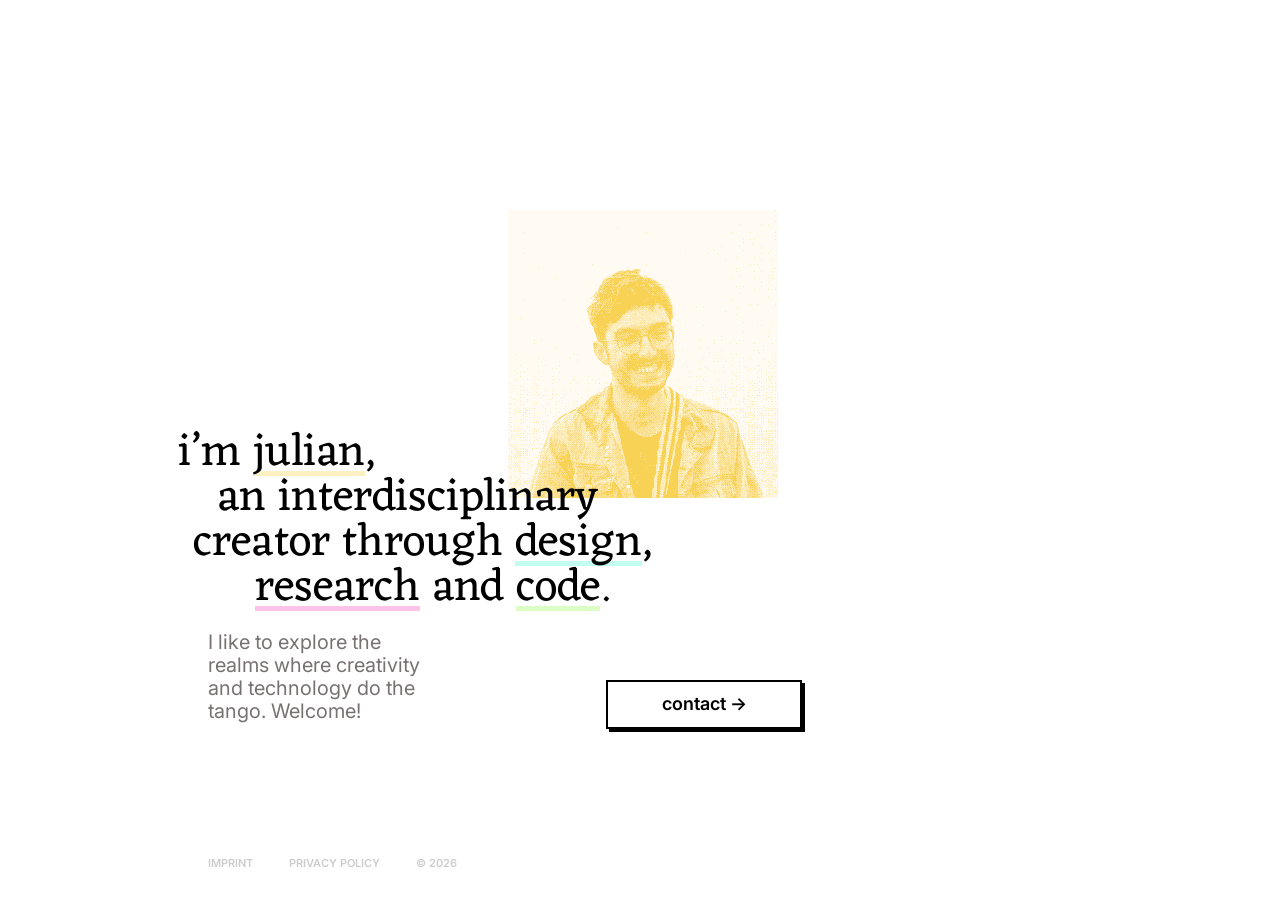
<file: index.html>
<!DOCTYPE html>
<html lang="en">
  <head>
    <meta charset="UTF-8">
    <meta name="viewport" content="width=device-width, initial-scale=1.0">
    <meta http-equiv="X-UA-Compatible" content="ie=edge">
    <title>Julian Ehrenstrasser &#xB7; &#x1F3A8;&#x1F52C;&#x1F4BB;</title>
    <link rel="shortcut icon" href="assets/favicon.ico">
    <link rel="stylesheet" href="style.css">
    <link rel="preconnect" href="https://fonts.googleapis.com"> 
    <link rel="preconnect" href="https://fonts.gstatic.com" crossorigin> 
    <link href="https://fonts.googleapis.com/css2?family=Eczar&family=Inter:wght@300;600&display=swap" rel="stylesheet">
    <link href="https://fonts.googleapis.com/css2?family=Inter:wght@300;600&display=swap&text=%E2%86%92%7C%E2%86%90" rel="stylesheet">
  </head>
  <body>
    <div class="whitespace"></div>
    <main class="container">
        <img id="titleImage" src="IMG_0072_bearb.png" alt="Portrait of Julian">
        <h1 id="intro-first">
            <span>I’m <span class="underline yellow">Julian</span>,<br></span>
            <span>an interdisciplinary<br></span>
            <span>creator through <span class="underline blue">design</span>,<br> </span>
            <span><span class="underline red">research</span> and <span class="underline green">code</span>.</span>
            <!--<img src = "introTextC.svg" alt="I’m Julian, an interdisciplinary creator through design, research and code."/>-->
        </h1>
        <p id="intro-second">
        I like to explore the realms where creativity and technology do the <span class="tangoCursor">tango</span>. Welcome!</p>
        
        <div class="mainContact">
        <a class="button" href="mailto:hello@julian.media">contact &#x2192;</a></div>
    </main>
    <footer class="container homepage">
        <div class="footer">
            <span class="footer-element"><a class="hiddenLink" href="/imprint.html">Imprint</a></span>
            <span class="footer-element"><a class="hiddenLink" href="/privacy.html">Privacy Policy</a></span>
            <span class="footer-element">&#xA9; 2026</span>
        </div>
    </footer>
  </body>
</html>
</file>
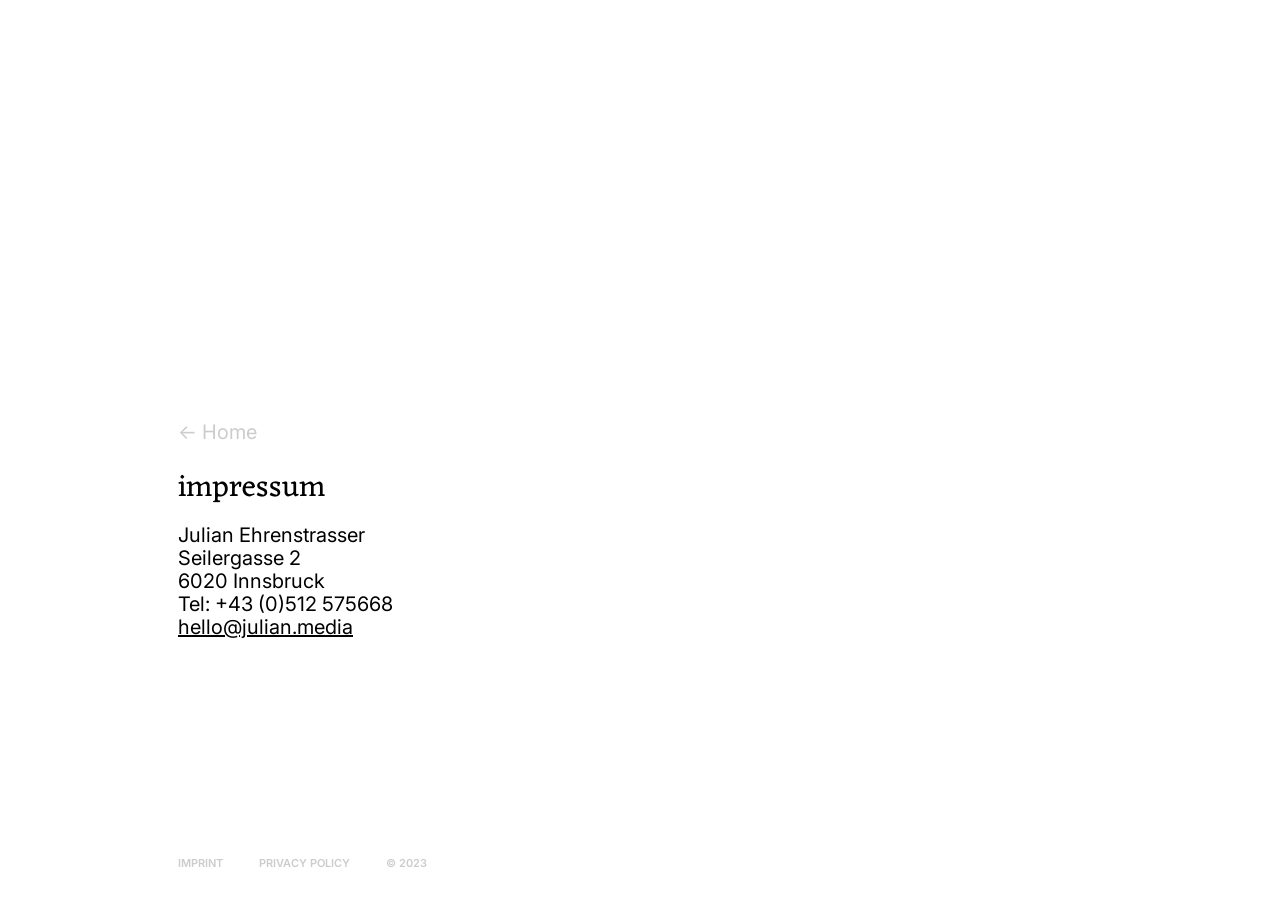
<file: imprint.html>
<!DOCTYPE html>
<html lang="en">
  <head>
    <meta charset="UTF-8">
    <meta name="viewport" content="width=device-width, initial-scale=1.0">
    <meta http-equiv="X-UA-Compatible" content="ie=edge">
    <title>Julian Ehrenstrasser &#xB7; &#x1F3A8;&#x1F52C;&#x1F4BB;</title>
    <link rel="stylesheet" href="style.css">
    <link rel="preconnect" href="https://fonts.googleapis.com"> 
    <link rel="preconnect" href="https://fonts.gstatic.com" crossorigin> 
    <link href="https://fonts.googleapis.com/css2?family=Eczar&family=Inter:wght@300;600&display=swap" rel="stylesheet">
    <link href="https://fonts.googleapis.com/css2?family=Inter:wght@300;600&display=swap&text=%E2%86%92%7C%E2%86%90" rel="stylesheet">
  </head>
  <body>
    <div class="whitespace"></div>
    <main class="container">
        <a href="/" class="hiddenLink secondary">&#x2190; Home</a>
        <h1>Impressum</h1>
        <p>Julian Ehrenstrasser<br/>
        Seilergasse 2<br/>
        6020 Innsbruck<br/>
        Tel: +43 (0)512 575668<br/>
        <a href="mailto:hello@julian.media">hello@julian.media</a>
    </main>
    <footer class="container">
        <div class="footer">
            <span class="footer-element"><a class="hiddenLink" href="/imprint.html">Imprint</a></span>
            <span class="footer-element"><a class="hiddenLink" href="/privacy.html">Privacy Policy</a></span>
            <span class="footer-element">&#xA9; 2023</span>
        </div>
        </footer>
  </body>
</html>
</file>
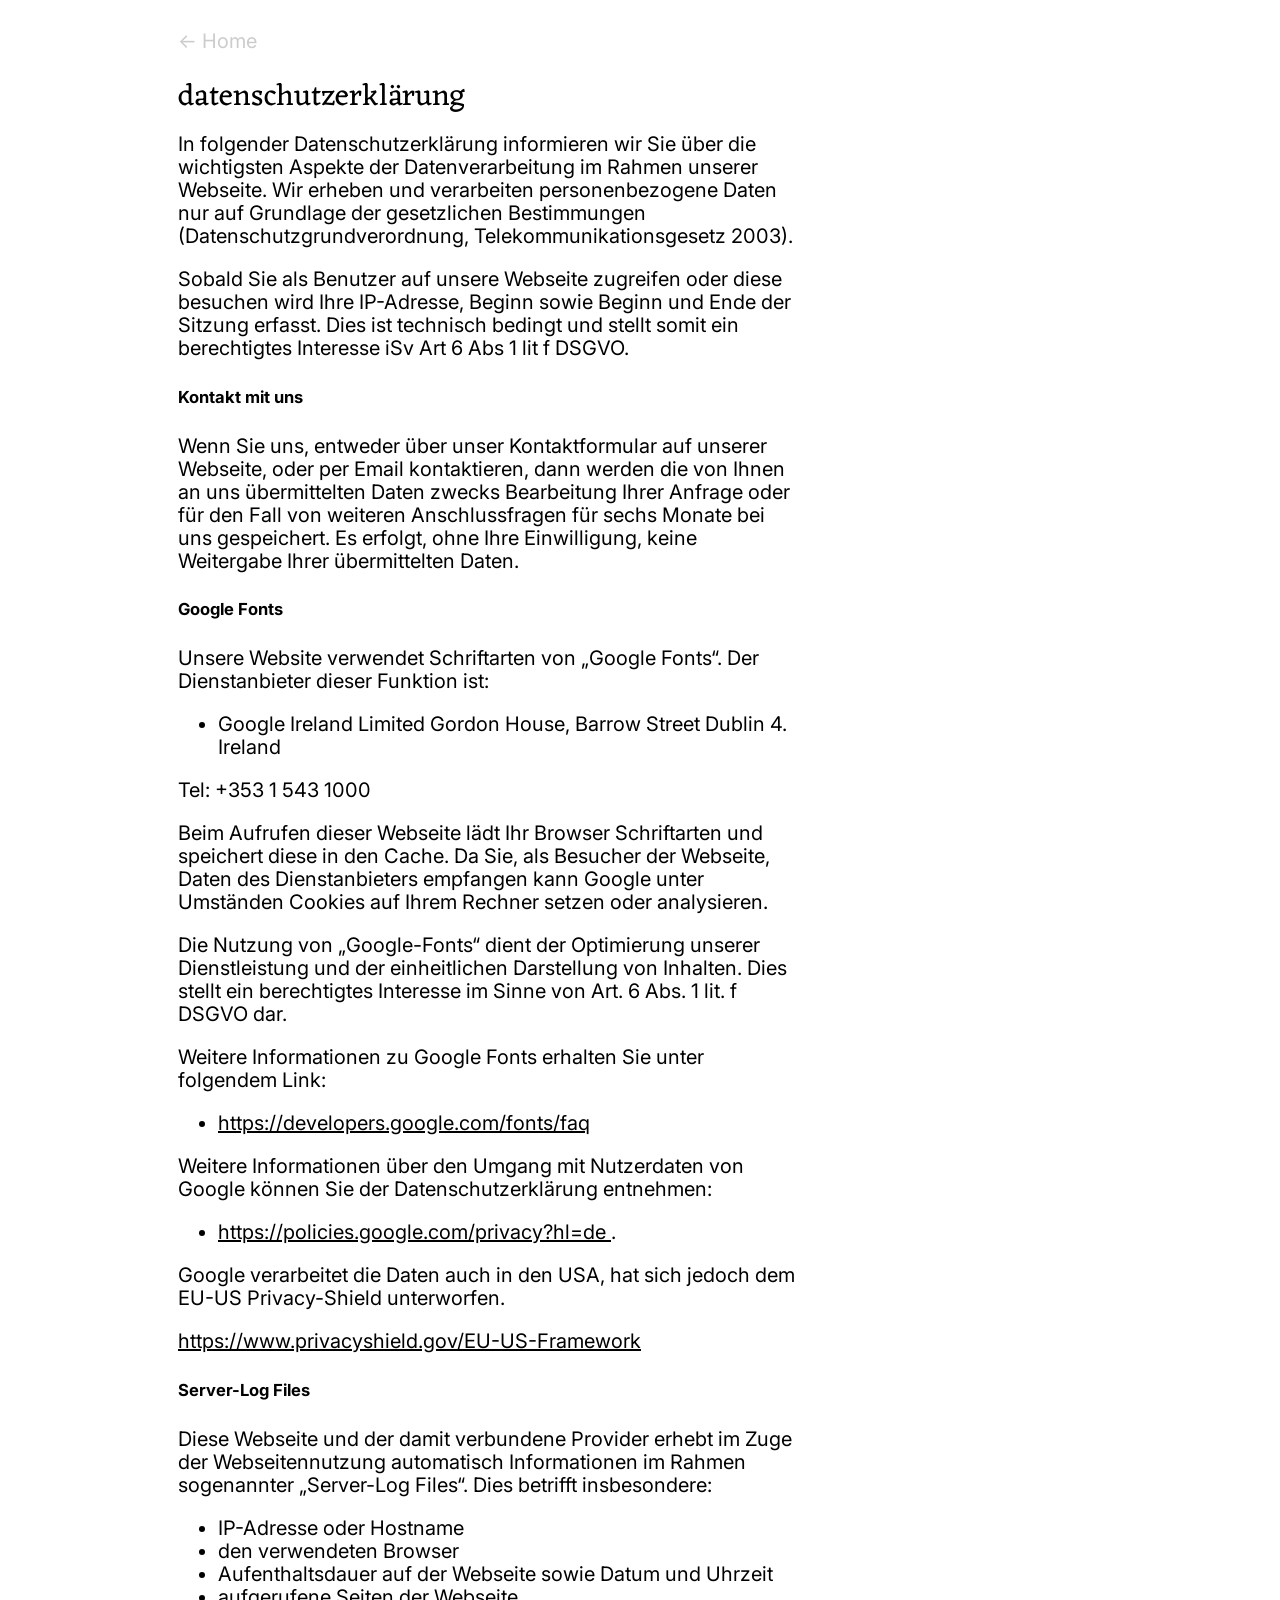
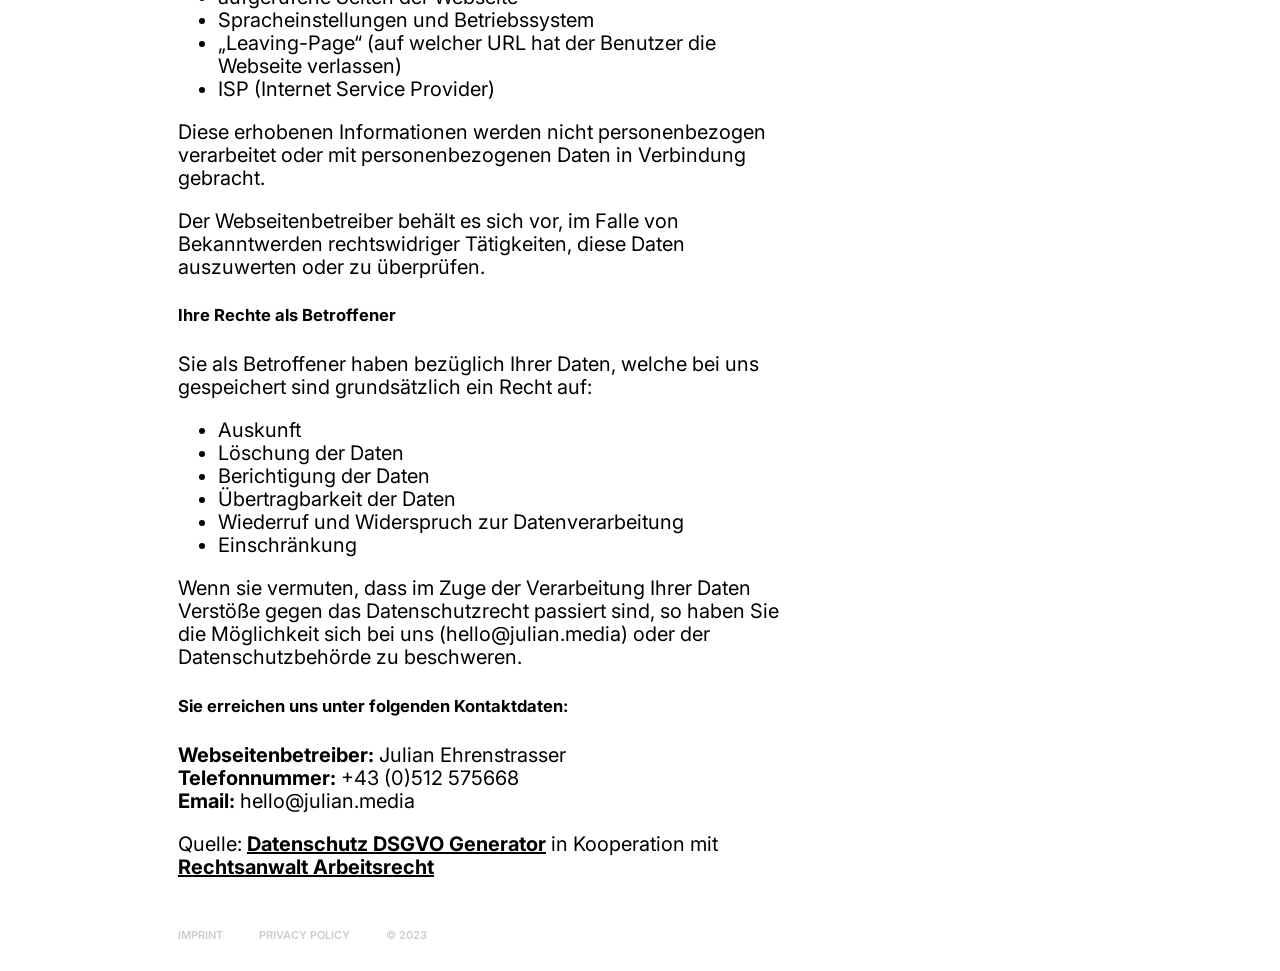
<file: privacy.html>
<!DOCTYPE html>
<html lang="en">
  <head>
    <meta charset="UTF-8">
    <meta name="viewport" content="width=device-width, initial-scale=1.0">
    <meta http-equiv="X-UA-Compatible" content="ie=edge">
    <title>Julian Ehrenstrasser &#xB7; &#x1F3A8;&#x1F52C;&#x1F4BB;</title>
    <link rel="stylesheet" href="style.css">
    <link rel="preconnect" href="https://fonts.googleapis.com"> 
    <link rel="preconnect" href="https://fonts.gstatic.com" crossorigin> 
    <link href="https://fonts.googleapis.com/css2?family=Eczar&family=Inter:wght@300;600&display=swap" rel="stylesheet">
    <link href="https://fonts.googleapis.com/css2?family=Inter:wght@300;600&display=swap&text=%E2%86%92%7C%E2%86%90" rel="stylesheet">
  </head>
  <body>
    <div class="whitespace"></div>
    <main class="container">
        <a href="/" class="hiddenLink secondary">&#x2190; Home</a>
        <h1>Datenschutzerklärung</h1>    
<!--        <p align="center"><strong>Datenschutzerklärung</strong></p>-->
        <p>In folgender Datenschutzerklärung informieren wir Sie über die wichtigsten Aspekte der Datenverarbeitung im Rahmen unserer Webseite. Wir erheben und verarbeiten personenbezogene Daten nur auf Grundlage der gesetzlichen      Bestimmungen (Datenschutzgrundverordnung, Telekommunikationsgesetz 2003).</p>
        <p>Sobald Sie als Benutzer auf unsere Webseite zugreifen oder diese besuchen wird Ihre IP-Adresse, Beginn sowie Beginn und Ende der Sitzung erfasst. Dies ist      technisch bedingt und stellt somit ein berechtigtes Interesse iSv Art 6 Abs 1 lit f DSGVO.</p>
        
        <h5>Kontakt mit uns</h5>
        <p>Wenn Sie uns, entweder über unser Kontaktformular auf unserer Webseite, oder per Email kontaktieren,      dann werden die von Ihnen an uns übermittelten Daten zwecks Bearbeitung Ihrer Anfrage oder für den Fall von weiteren      Anschlussfragen für sechs Monate bei uns gespeichert. Es erfolgt, ohne Ihre Einwilligung, keine Weitergabe Ihrer übermittelten Daten.</p>
        
        <h5>Google Fonts</h5>
        <p>Unsere Website verwendet Schriftarten von „Google Fonts“. Der Dienstanbieter dieser Funktion ist:</p>      
        <ul>
            <li>Google Ireland Limited Gordon House, Barrow Street Dublin 4. Ireland</li>
        </ul>
        <p>Tel: +353 1 543 1000</p>
        <p>Beim Aufrufen dieser Webseite lädt Ihr Browser Schriftarten und speichert diese in den Cache. Da Sie, als Besucher der Webseite, Daten des Dienstanbieters empfangen kann Google unter Umständen Cookies auf Ihrem      Rechner setzen oder analysieren.</p>
        <p>Die Nutzung von „Google-Fonts“ dient der Optimierung unserer Dienstleistung und der einheitlichen Darstellung von Inhalten. Dies stellt ein berechtigtes Interesse im Sinne von Art. 6 Abs. 1 lit. f DSGVO dar.</p>
        <p>Weitere Informationen zu Google Fonts erhalten Sie unter folgendem Link:</p>
        <ul>
            <li><a href="https://developers.google.com/fonts/faq">https://developers.google.com/fonts/faq</a></li>      
        </ul>      
        <p>Weitere Informationen über den Umgang mit Nutzerdaten von Google können Sie der Datenschutzerklärung entnehmen:</p>
        <ul>
            <li>      <a href="https://policies.google.com/privacy?hl=de">      https://policies.google.com/privacy?hl=de      </a>      .      </li>      </ul>      <p>      Google verarbeitet die Daten auch in den USA, hat sich jedoch dem      <br/>      EU-US Privacy-Shield unterworfen.      </p>      <p>      <a href="https://www.privacyshield.gov/EU-US-Framework">      https://www.privacyshield.gov/EU-US-Framework      </a>      </p><h5>      Server-Log Files      </h5>      <p>      Diese Webseite und der damit verbundene Provider erhebt im Zuge der      Webseitennutzung automatisch Informationen im Rahmen sogenannter      „Server-Log Files“. Dies betrifft insbesondere:      </p>      <ul>      <li>      IP-Adresse oder Hostname      </li>      <li>      den verwendeten Browser      </li>      <li>      Aufenthaltsdauer auf der Webseite sowie Datum und Uhrzeit      </li>      <li>      aufgerufene Seiten der Webseite      </li>      <li>      Spracheinstellungen und Betriebssystem      </li>      <li>      „Leaving-Page“ (auf welcher URL hat der Benutzer die Webseite        verlassen)        </li>        <li>        ISP (Internet Service Provider)        </li>        </ul>        <p>        Diese erhobenen Informationen werden nicht personenbezogen verarbeitet oder        mit personenbezogenen Daten in Verbindung gebracht.        </p>        <p>        Der Webseitenbetreiber behält es sich vor, im Falle von Bekanntwerden        rechtswidriger Tätigkeiten, diese Daten auszuwerten oder zu überprüfen.        </p><h5>Ihre Rechte als Betroffener</h5>      <p>Sie als Betroffener haben bezüglich Ihrer Daten, welche bei uns gespeichert sind grundsätzlich ein Recht auf:</p>      <ul><li>Auskunft</li><li>Löschung der Daten</li><li>Berichtigung der Daten</li><li>Übertragbarkeit der Daten</li><li>Wiederruf und Widerspruch zur Datenverarbeitung</li><li>Einschränkung</li></ul>      <p>Wenn sie vermuten, dass im Zuge der Verarbeitung Ihrer Daten Verstöße gegen das Datenschutzrecht passiert sind,       so haben Sie die Möglichkeit sich bei uns (hello@julian.media) oder der Datenschutzbehörde zu beschweren.</p><h5>Sie erreichen uns unter folgenden Kontaktdaten:</h5>        <p><b>Webseitenbetreiber:</b> Julian Ehrenstrasser<br> <b>Telefonnummer:</b> +43 (0)512 575668<br> <b>Email:</b> hello@julian.media</p><p>Quelle: <b><a href="https://www.rechtstexte-generator.at/dsgvo-generator-oesterreich/">Datenschutz DSGVO Generator</a></b> in Kooperation mit <br><b><a href="https://www.ortner-rechtsanwalt.at/rechtsanwalt-fuer-arbeitsrecht/">Rechtsanwalt Arbeitsrecht</a></b></p>
    </main>
    <footer class="container">
        <div class="footer">
            <span class="footer-element"><a class="hiddenLink" href="/imprint.html">Imprint</a></span>
            <span class="footer-element"><a class="hiddenLink" href="/privacy.html">Privacy Policy</a></span>
            <span class="footer-element">&#xA9; 2023</span>
        </div>
        </footer>
  </body>
</html>
</file>
<file: style.css>
article,aside,audio,footer,header,img,nav,section,video{display:block}#contactButton,.button,.mainContact{text-align:center}.button,.hiddenLink:hover,.underline{text-decoration:none;display:inline-block}.button,.footer{font-weight:600}body,footer.homepage{padding-left:30px}*{box-sizing:border-box}html{height:100%}body,html{min-height:100%;background:#fff;color:#000;font-family:Inter,sans-serif}body{font-size:1.25rem;line-height:1.15;text-rendering:optimizeLegibility;-webkit-font-smoothing:antialiased;-moz-osx-font-smoothing:grayscale;display:flex;flex-direction:column;padding-right:30px}body,dl,ol,ul{margin:0}p{-ms-word-break:break-all;word-break:break-all;word-break:break-word;-moz-hyphens:auto;-webkit-hyphens:auto;-ms-hyphens:auto;hyphens:auto}textarea{resize:vertical}table{border-collapse:collapse}td{padding:.5rem}img{border:none;max-width:100%}input[type=button]::-moz-focus-inner,input[type=submit]::-moz-focus-inner{border:0}input[type=search]{-webkit-appearance:textfield}input[type=submit]{-webkit-appearance:none}input:required:after{color:red;content:" *"}input[type=email]:invalid{background:red}.right{float:right;margin-left:2rem;clear:right}.left{float:left;margin-right:2rem;clear:left}sub,sup{line-height:0}a{color:inherit}.whitespace{color:red;flex-grow:2.5;min-height:30px}body main{flex:1 auto}.footer{padding:30px 0;text-transform:uppercase;font-size:.55em}h1,h2,h3,h4{font-family:Eczar,serif;text-transform:lowercase;line-height:1;font-weight:300;margin-top:1em}h1{font-size:1.875rem}.hiddenLink{text-decoration:none}.secondary,footer{color:#ccc}.hiddenLink:hover,.underline{box-shadow:0 -3px 0 0 #eee inset}.underline:hover{cursor:pointer;box-shadow:0 -5px 0 0 #eee inset}.underline.yellow{box-shadow:0 -5px 0 0 rgba(247,205,57,.3) inset}.underline.yellow:hover{box-shadow:0 -20px 0 0 rgba(247,205,57,.3) inset;cursor:url("data:image/svg+xml;utf8,<svg xmlns='http://www.w3.org/2000/svg'  width='45' height='54' viewport='0 0 100 100' style='fill:black;font-size:27px;'><text y='50%'>✌️</text></svg>") 16 0,auto/*!emojicursor.app*/}.underline.red{box-shadow:0 -5px 0 0 rgba(247,57,182,.3) inset}.underline.red:hover{box-shadow:0 -20px 0 0 rgba(247,57,182,.3) inset;cursor:url("data:image/svg+xml;utf8,<svg xmlns='http://www.w3.org/2000/svg'  width='45' height='54' viewport='0 0 100 100' style='fill:black;font-size:27px;'><text y='50%'>🔬</text></svg>") 16 0,auto/*!emojicursor.app*/}.underline.green{box-shadow:0 -5px 0 0 rgba(141,247,57,.3) inset}.underline.green:hover{box-shadow:0 -20px 0 0 rgba(141,247,57,.3) inset;cursor:url("data:image/svg+xml;utf8,<svg xmlns='http://www.w3.org/2000/svg'  width='45' height='54' viewport='0 0 100 100' style='fill:black;font-size:27px;'><text y='50%'>💻</text></svg>") 16 0,auto/*!emojicursor.app*/}.underline.blue{box-shadow:0 -5px 0 0 rgba(57,247,213,.3) inset}.underline.blue:hover{box-shadow:0 -20px 0 0 rgba(57,247,213,.3) inset;cursor:url("data:image/svg+xml;utf8,<svg xmlns='http://www.w3.org/2000/svg'  width='45' height='54' viewport='0 0 100 100' style='fill:black;font-size:27px;'><text y='50%'>🎨</text></svg>") 16 0,auto/*!emojicursor.app*/}.tangoCursor:hover{cursor:url("data:image/svg+xml;utf8,<svg xmlns='http://www.w3.org/2000/svg'  width='45' height='54' viewport='0 0 100 100' style='fill:black;font-size:27px;'><text y='50%'>💃</text></svg>") 16 0,auto/*!emojicursor.app*/}.mainContact{margin-top:55px}.button{border:2px solid #000;padding:12px 32px;font-size:1.125rem;min-width:196px;box-shadow:3px 3px #000;transition-duration:.5s;transition-timing-function:cubic-bezier(0.18,0.89,0.02,1.06)}.button:hover{box-shadow:4px 5px #000;transform:translateY(-2px)}.button *{position:relative;top:-10px}#titleImage{width:9.35em;margin-left:auto;margin-right:24px;margin-bottom:-3.75em;image-rendering:pixelated}#intro-first{margin-bottom:0}#intro-first>span:nth-child(2){margin-left:.86em}#intro-first>span:nth-child(3){margin-left:.33em}#intro-first>span:nth-child(4){margin-left:1.7em}#intro-second{max-width:14.375rem;color:#777272;margin-left:30px}.footer-element{margin-right:33px}.container{max-width:24.375rem}@media (min-width:550px){.container{margin-left:110px}}@media (min-width:900px){.container{max-width:39rem;margin-left:148px}#intro-first{font-size:2.82rem}#intro-second{float:left}.mainContact{display:inline-block;float:right;margin-top:69px}#titleImage{width:13.5em;margin-bottom:-5.6em}}@media (min-width:1400px){.container{margin-left:380px}}::-moz-selection{background-color:rgb(255 227 139 / 39%)}::selection{background-color:rgb(255 227 139 / 39%)}
</file>
